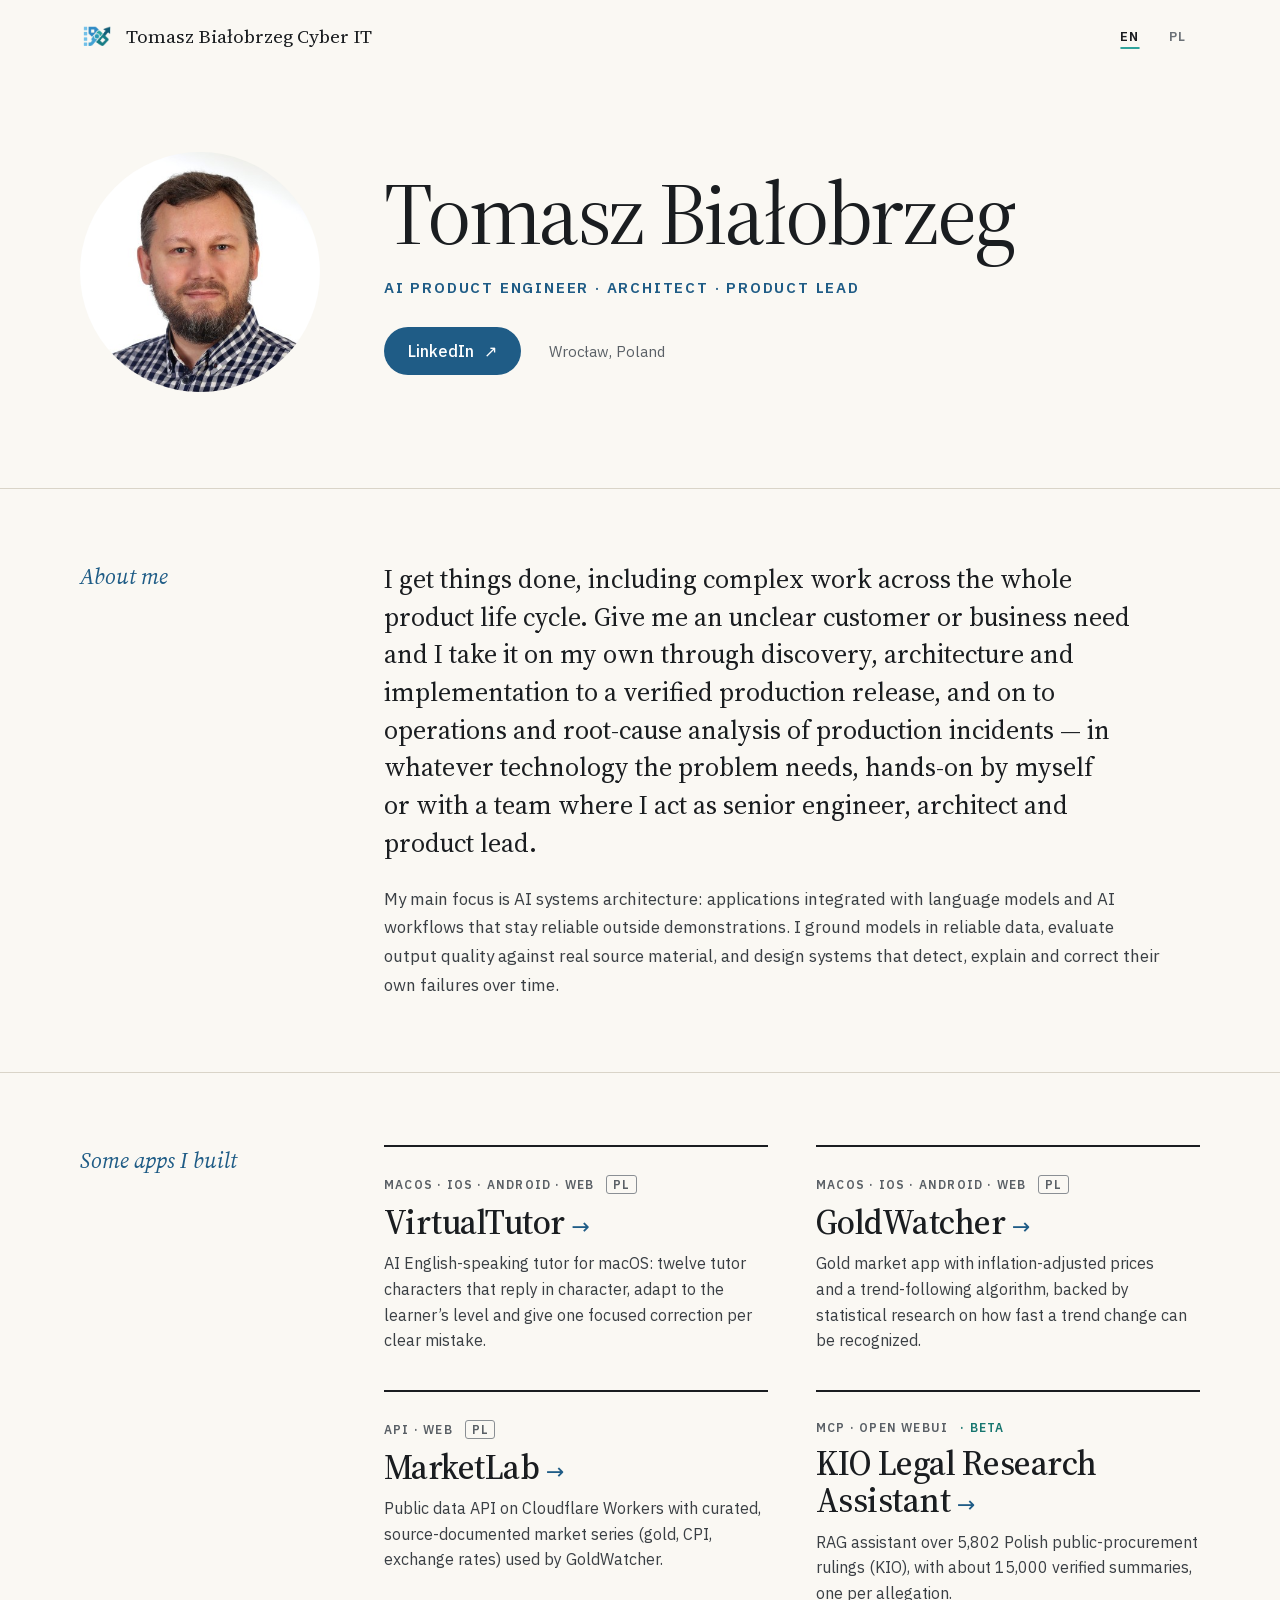
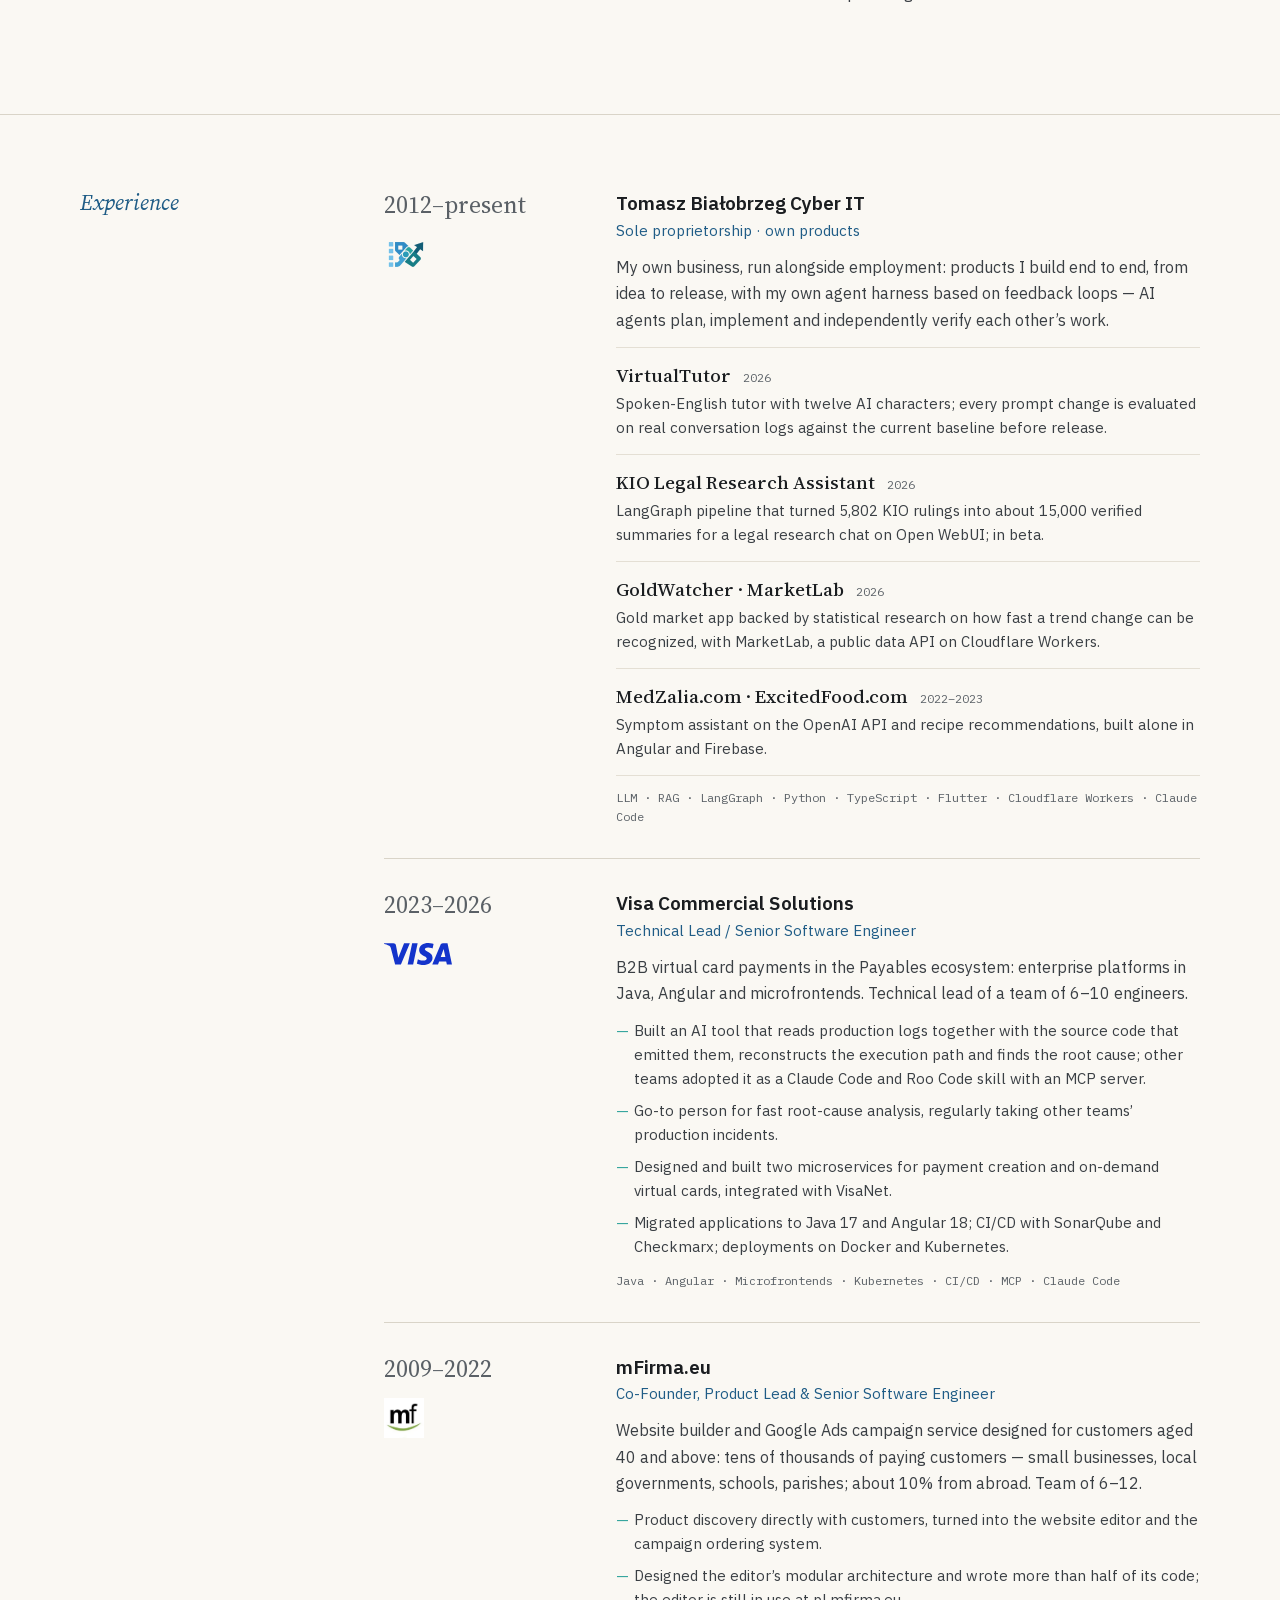
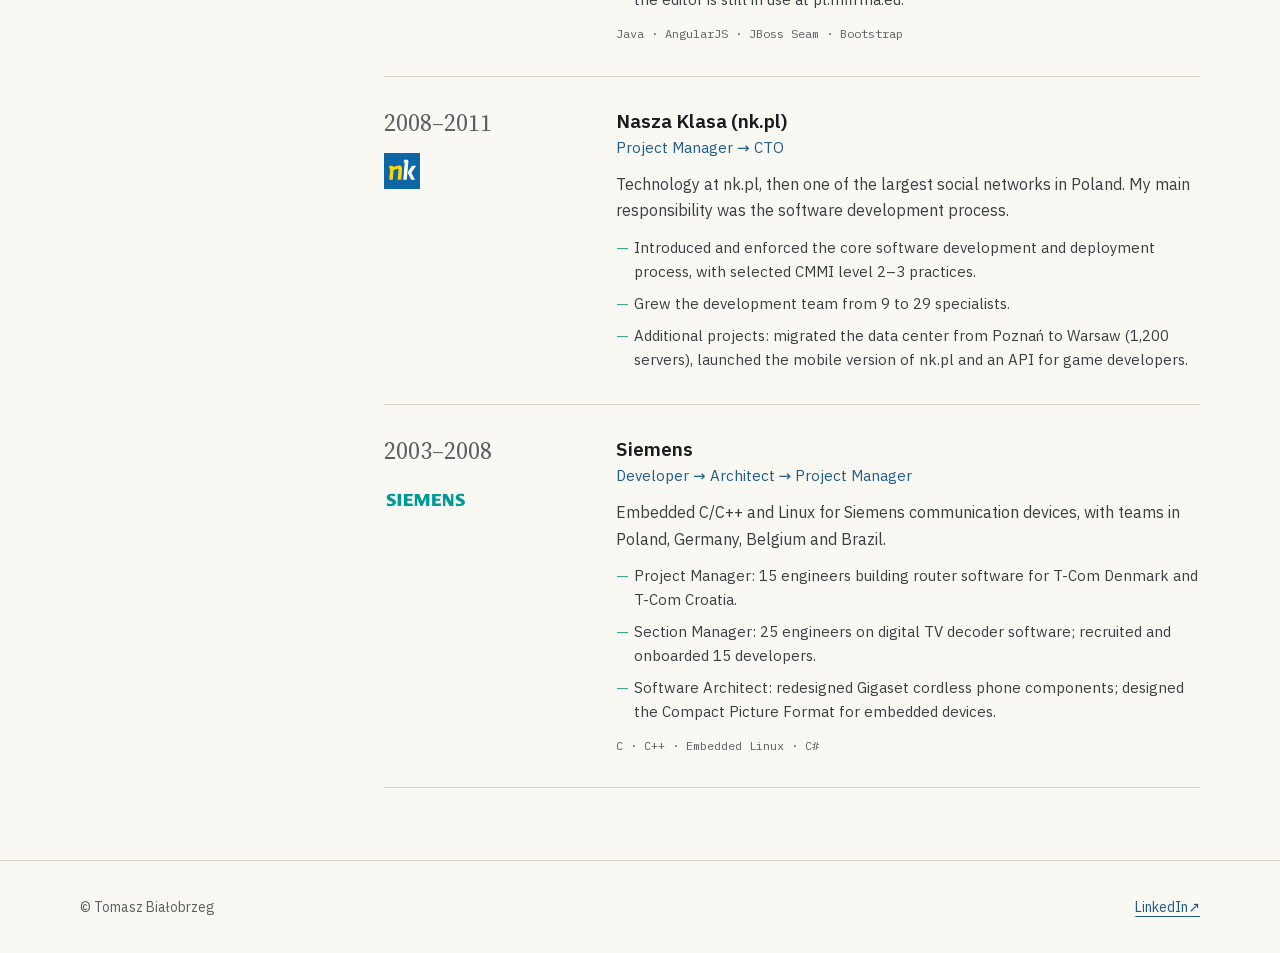
<file: index.html>
<!doctype html>
<html lang="en">
<head>
<meta charset="utf-8">
<meta name="viewport" content="width=device-width, initial-scale=1">
<title>Tomasz Białobrzeg — AI Product Engineer · Architect · Product Lead</title>
<meta name="description" content="AI Product Engineer from Wrocław, Poland. I build applications integrated with language models and AI workflows that stay reliable outside demonstrations.">
<link rel="canonical" href="https://bialobrzeg.pl/">
<link rel="alternate" hreflang="en" href="https://bialobrzeg.pl/">
<link rel="alternate" hreflang="pl" href="https://bialobrzeg.pl/pl/">
<link rel="alternate" hreflang="x-default" href="https://bialobrzeg.pl/">
<meta property="og:title" content="Tomasz Białobrzeg — AI Product Engineer · Architect · Product Lead">
<meta property="og:description" content="AI Product Engineer from Wrocław, Poland. I build applications integrated with language models and AI workflows that stay reliable outside demonstrations.">
<meta property="og:url" content="https://bialobrzeg.pl/">
<meta property="og:type" content="profile">
<meta property="og:image" content="https://bialobrzeg.pl/assets/tomasz-400.jpg">
<meta property="og:image:width" content="400">
<meta property="og:image:height" content="400">
<meta property="og:image:alt" content="Portrait of Tomasz Białobrzeg">
<meta property="og:locale" content="en_US">
<meta property="og:locale:alternate" content="pl_PL">
<meta property="og:site_name" content="Tomasz Białobrzeg">
<meta name="twitter:card" content="summary">
<meta name="twitter:title" content="Tomasz Białobrzeg — AI Product Engineer · Architect · Product Lead">
<meta name="twitter:description" content="AI Product Engineer from Wrocław, Poland. I build applications integrated with language models and AI workflows that stay reliable outside demonstrations.">
<meta name="twitter:image" content="https://bialobrzeg.pl/assets/tomasz-400.jpg">
<meta name="twitter:image:alt" content="Portrait of Tomasz Białobrzeg">
<link rel="icon" type="image/png" href="/assets/favicon.png">
<link rel="stylesheet" href="/assets/site.css">
<script type="application/ld+json">{"@context":"https://schema.org","@graph":[{"@type":"ProfilePage","@id":"https://bialobrzeg.pl/#page","url":"https://bialobrzeg.pl/","name":"Tomasz Białobrzeg — AI Product Engineer · Architect · Product Lead","inLanguage":"en","mainEntity":{"@id":"https://bialobrzeg.pl/#person"}},{"@type":"Person","@id":"https://bialobrzeg.pl/#person","name":"Tomasz Białobrzeg","jobTitle":"AI Product Engineer · Architect · Product Lead","description":"AI Product Engineer from Wrocław, Poland. I build applications integrated with language models and AI workflows that stay reliable outside demonstrations.","image":"https://bialobrzeg.pl/assets/tomasz-400.jpg","url":"https://bialobrzeg.pl/","address":"Wrocław, Poland","sameAs":["https://www.linkedin.com/in/bialobrzeg"],"worksFor":{"@type":"Organization","name":"Tomasz Białobrzeg Cyber IT"}},{"@type":"SoftwareApplication","name":"VirtualTutor","description":"AI English-speaking tutor for macOS: twelve tutor characters that reply in character, adapt to the learner’s level and give one focused correction per clear mistake.","url":"https://bialobrzeg.pl/virtualtutor/","operatingSystem":"macOS · iOS · Android · Web","author":{"@id":"https://bialobrzeg.pl/#person"}},{"@type":"SoftwareApplication","name":"GoldWatcher","description":"Gold market app with inflation-adjusted prices and a trend-following algorithm, backed by statistical research on how fast a trend change can be recognized.","url":"https://bialobrzeg.pl/goldwatcher/","operatingSystem":"macOS · iOS · Android · Web","author":{"@id":"https://bialobrzeg.pl/#person"}},{"@type":"SoftwareApplication","name":"MarketLab","description":"Public data API on Cloudflare Workers with curated, source-documented market series (gold, CPI, exchange rates) used by GoldWatcher.","url":"https://bialobrzeg.pl/marketlab/","operatingSystem":"API · Web","author":{"@id":"https://bialobrzeg.pl/#person"}},{"@type":"SoftwareApplication","name":"KIO Legal Research Assistant","description":"RAG assistant over 5,802 Polish public-procurement rulings (KIO), with about 15,000 verified summaries, one per allegation.","url":"https://bialobrzeg.pl/kio/","operatingSystem":"MCP · Open WebUI","author":{"@id":"https://bialobrzeg.pl/#person"}}]}</script>
</head>
<body>
<div class="frame"><div class="column"><header class="top gutter"><span class="brand"><img src="/assets/logos/cyber-it.png" alt="" width="34" height="28"><span>Tomasz Białobrzeg Cyber IT</span></span><nav class="langs"><a href="/" lang="en" hreflang="en" aria-current="page">EN</a><a href="/pl/" lang="pl" hreflang="pl">PL</a></nav></header><main><section class="hero gutter"><img src="/assets/tomasz-400.jpg" alt="Portrait of Tomasz Białobrzeg" width="240" height="240"><div class="hero-text"><h1 class="name">Tomasz Białobrzeg</h1><p class="headline"><span class="part">AI Product Engineer</span><span class="sep"> · </span><span class="part">Architect</span><span class="sep"> · </span><span class="part">Product Lead</span></p><div class="hero-actions"><a class="button" href="https://www.linkedin.com/in/bialobrzeg" target="_blank" rel="noopener">LinkedIn<span aria-hidden="true">↗</span><span class="visually-hidden"> (opens in a new tab)</span></a><span class="place">Wrocław, Poland</span></div></div></section><section class="block gutter" aria-labelledby="h-about"><h2 class="block-title" id="h-about">About me</h2><div class="about"><p class="lede">I get things done, including complex work across the whole product life cycle. Give me an unclear customer or business need and I take it on my own through discovery, architecture and implementation to a verified production release, and on to operations and root-cause analysis of production incidents — in whatever technology the problem needs, hands-on by myself or with a team where I act as senior engineer, architect and product lead.</p><p class="para">My main focus is AI systems architecture: applications integrated with language models and AI workflows that stay reliable outside demonstrations. I ground models in reliable data, evaluate output quality against real source material, and design systems that detect, explain and correct their own failures over time.</p></div></section><section class="block gutter" aria-labelledby="h-apps"><h2 class="block-title" id="h-apps">Some apps I built</h2><div class="apps"><a class="app" href="/virtualtutor/"><span class="app-meta"><span>macOS · iOS · Android · Web</span><span class="app-lang" lang="pl">PL</span></span><h3 class="app-name">VirtualTutor <span class="app-arrow" aria-hidden="true">→</span></h3><p class="app-text">AI English-speaking tutor for macOS: twelve tutor characters that reply in character, adapt to the learner’s level and give one focused correction per clear mistake.</p></a><a class="app" href="/goldwatcher/"><span class="app-meta"><span>macOS · iOS · Android · Web</span><span class="app-lang" lang="pl">PL</span></span><h3 class="app-name">GoldWatcher <span class="app-arrow" aria-hidden="true">→</span></h3><p class="app-text">Gold market app with inflation-adjusted prices and a trend-following algorithm, backed by statistical research on how fast a trend change can be recognized.</p></a><a class="app" href="/marketlab/"><span class="app-meta"><span>API · Web</span><span class="app-lang" lang="pl">PL</span></span><h3 class="app-name">MarketLab <span class="app-arrow" aria-hidden="true">→</span></h3><p class="app-text">Public data API on Cloudflare Workers with curated, source-documented market series (gold, CPI, exchange rates) used by GoldWatcher.</p></a><a class="app" href="/kio/"><span class="app-meta"><span>MCP · Open WebUI</span><span class="app-status">· Beta</span></span><h3 class="app-name">KIO Legal Research Assistant <span class="app-arrow" aria-hidden="true">→</span></h3><p class="app-text">RAG assistant over 5,802 Polish public-procurement rulings (KIO), with about 15,000 verified summaries, one per allegation.</p></a></div></section><section class="block gutter" aria-labelledby="h-exp"><h2 class="block-title" id="h-exp">Experience</h2><div class="jobs"><article class="job"><div class="job-side"><span class="job-years">2012–present</span><span class="job-logo"><img src="/assets/logos/cyber-it.png" alt="" style="height:36px"></span></div><div class="job-main"><h3 class="job-company">Tomasz Białobrzeg Cyber IT</h3><p class="job-role">Sole proprietorship · own products</p><p class="job-intro">My own business, run alongside employment: products I build end to end, from idea to release, with my own agent harness based on feedback loops — AI agents plan, implement and independently verify each other’s work.</p><ul class="projects"><li><div class="project-head"><h4 class="project-name">VirtualTutor</h4><span class="project-years">2026</span></div><p class="project-text">Spoken-English tutor with twelve AI characters; every prompt change is evaluated on real conversation logs against the current baseline before release.</p></li><li><div class="project-head"><h4 class="project-name">KIO Legal Research Assistant</h4><span class="project-years">2026</span></div><p class="project-text">LangGraph pipeline that turned 5,802 KIO rulings into about 15,000 verified summaries for a legal research chat on Open WebUI; in beta.</p></li><li><div class="project-head"><h4 class="project-name">GoldWatcher · MarketLab</h4><span class="project-years">2026</span></div><p class="project-text">Gold market app backed by statistical research on how fast a trend change can be recognized, with MarketLab, a public data API on Cloudflare Workers.</p></li><li><div class="project-head"><h4 class="project-name">MedZalia.com · ExcitedFood.com</h4><span class="project-years">2022–2023</span></div><p class="project-text">Symptom assistant on the OpenAI API and recipe recommendations, built alone in Angular and Firebase.</p></li></ul><p class="tech">LLM · RAG · LangGraph · Python · TypeScript · Flutter · Cloudflare Workers · Claude Code</p></div></article><article class="job"><div class="job-side"><span class="job-years">2023–2026</span><span class="job-logo"><img src="/assets/logos/visa.svg" alt="" style="height:22px"></span></div><div class="job-main"><h3 class="job-company">Visa Commercial Solutions</h3><p class="job-role">Technical Lead / Senior Software Engineer</p><p class="job-intro">B2B virtual card payments in the Payables ecosystem: enterprise platforms in Java, Angular and microfrontends. Technical lead of a team of 6–10 engineers.</p><ul class="job-points"><li><span>Built an AI tool that reads production logs together with the source code that emitted them, reconstructs the execution path and finds the root cause; other teams adopted it as a Claude Code and Roo Code skill with an MCP server.</span></li><li><span>Go-to person for fast root-cause analysis, regularly taking other teams’ production incidents.</span></li><li><span>Designed and built two microservices for payment creation and on-demand virtual cards, integrated with VisaNet.</span></li><li><span>Migrated applications to Java 17 and Angular 18; CI/CD with SonarQube and Checkmarx; deployments on Docker and Kubernetes.</span></li></ul><p class="tech">Java · Angular · Microfrontends · Kubernetes · CI/CD · MCP · Claude Code</p></div></article><article class="job"><div class="job-side"><span class="job-years">2009–2022</span><span class="job-logo"><img src="/assets/logos/mfirma.jpg" alt="" style="height:40px"></span></div><div class="job-main"><h3 class="job-company">mFirma.eu</h3><p class="job-role">Co-Founder, Product Lead &amp; Senior Software Engineer</p><p class="job-intro">Website builder and Google Ads campaign service designed for customers aged 40 and above: tens of thousands of paying customers — small businesses, local governments, schools, parishes; about 10% from abroad. Team of 6–12.</p><ul class="job-points"><li><span>Product discovery directly with customers, turned into the website editor and the campaign ordering system.</span></li><li><span>Designed the editor’s modular architecture and wrote more than half of its code; the editor is still in use at pl.mfirma.eu.</span></li></ul><p class="tech">Java · AngularJS · JBoss Seam · Bootstrap</p></div></article><article class="job"><div class="job-side"><span class="job-years">2008–2011</span><span class="job-logo"><img src="/assets/logos/nk.svg" alt="" style="height:36px"></span></div><div class="job-main"><h3 class="job-company">Nasza Klasa (nk.pl)</h3><p class="job-role">Project Manager → CTO</p><p class="job-intro">Technology at nk.pl, then one of the largest social networks in Poland. My main responsibility was the software development process.</p><ul class="job-points"><li><span>Introduced and enforced the core software development and deployment process, with selected CMMI level 2–3 practices.</span></li><li><span>Grew the development team from 9 to 29 specialists.</span></li><li><span>Additional projects: migrated the data center from Poznań to Warsaw (1,200 servers), launched the mobile version of nk.pl and an API for game developers.</span></li></ul></div></article><article class="job"><div class="job-side"><span class="job-years">2003–2008</span><span class="job-logo"><img src="/assets/logos/siemens.svg" alt="" style="height:20px"></span></div><div class="job-main"><h3 class="job-company">Siemens</h3><p class="job-role">Developer → Architect → Project Manager</p><p class="job-intro">Embedded C/C++ and Linux for Siemens communication devices, with teams in Poland, Germany, Belgium and Brazil.</p><ul class="job-points"><li><span>Project Manager: 15 engineers building router software for T-Com Denmark and T-Com Croatia.</span></li><li><span>Section Manager: 25 engineers on digital TV decoder software; recruited and onboarded 15 developers.</span></li><li><span>Software Architect: redesigned Gigaset cordless phone components; designed the Compact Picture Format for embedded devices.</span></li></ul><p class="tech">C · C++ · Embedded Linux · C#</p></div></article></div></section></main><footer class="bottom gutter"><p>© Tomasz Białobrzeg</p><a class="textlink" href="https://www.linkedin.com/in/bialobrzeg" target="_blank" rel="noopener">LinkedIn <span aria-hidden="true">↗</span><span class="visually-hidden"> (opens in a new tab)</span></a></footer></div></div>
</body>
</html>
</file>
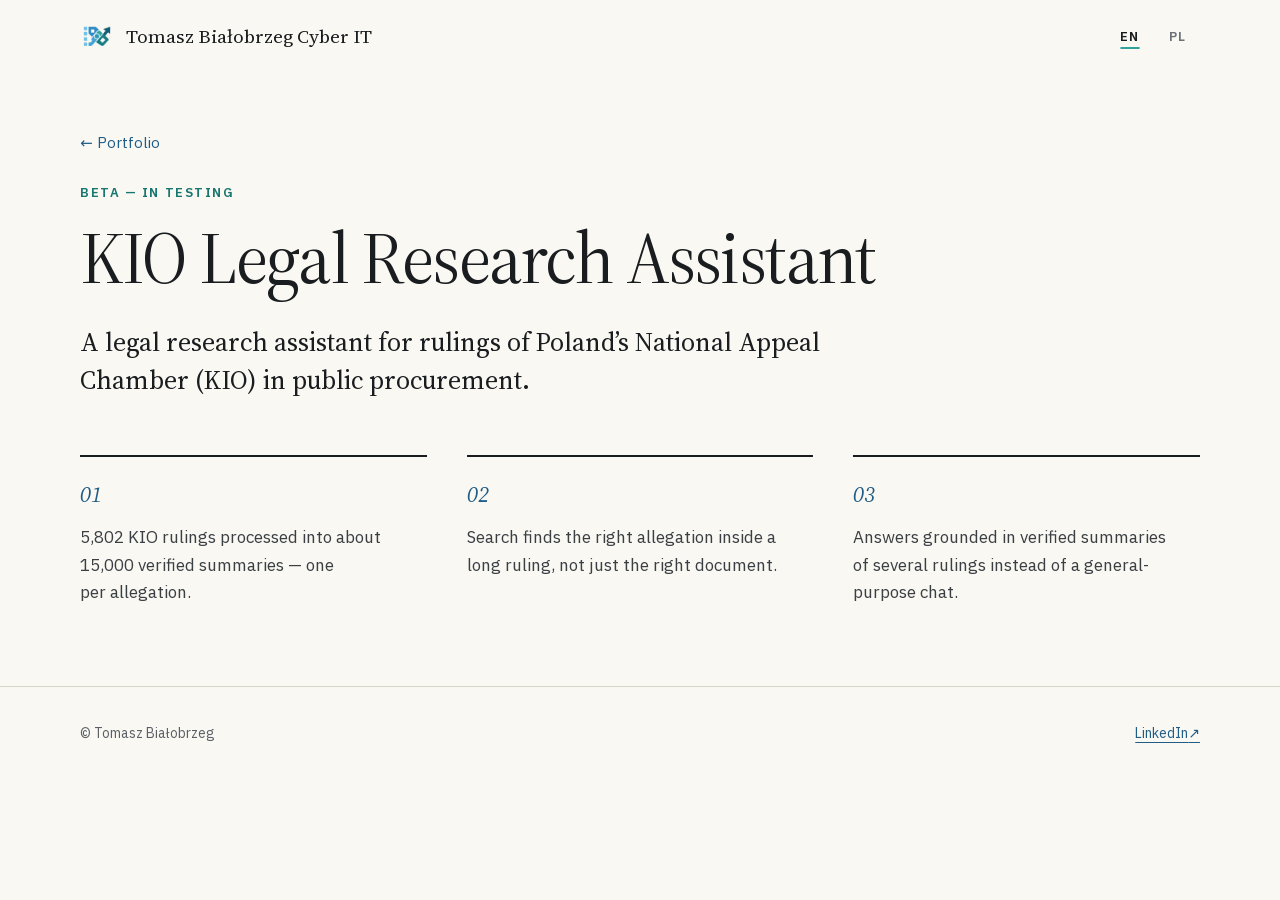
<file: kio/index.html>
<!doctype html>
<html lang="en">
<head>
<meta charset="utf-8">
<meta name="viewport" content="width=device-width, initial-scale=1">
<title>KIO Legal Research Assistant — Tomasz Białobrzeg</title>
<meta name="description" content="A legal research assistant for rulings of Poland’s National Appeal Chamber (KIO) in public procurement.">
<link rel="canonical" href="https://bialobrzeg.pl/kio/">
<link rel="alternate" hreflang="en" href="https://bialobrzeg.pl/kio/">
<link rel="alternate" hreflang="pl" href="https://bialobrzeg.pl/pl/kio/">
<link rel="alternate" hreflang="x-default" href="https://bialobrzeg.pl/kio/">
<meta property="og:title" content="KIO Legal Research Assistant — Tomasz Białobrzeg">
<meta property="og:description" content="A legal research assistant for rulings of Poland’s National Appeal Chamber (KIO) in public procurement.">
<meta property="og:url" content="https://bialobrzeg.pl/kio/">
<meta property="og:type" content="website">
<meta property="og:image" content="https://bialobrzeg.pl/assets/tomasz-400.jpg">
<meta property="og:image:width" content="400">
<meta property="og:image:height" content="400">
<meta property="og:image:alt" content="Portrait of Tomasz Białobrzeg">
<meta property="og:locale" content="en_US">
<meta property="og:locale:alternate" content="pl_PL">
<meta property="og:site_name" content="Tomasz Białobrzeg">
<meta name="twitter:card" content="summary">
<meta name="twitter:title" content="KIO Legal Research Assistant — Tomasz Białobrzeg">
<meta name="twitter:description" content="A legal research assistant for rulings of Poland’s National Appeal Chamber (KIO) in public procurement.">
<meta name="twitter:image" content="https://bialobrzeg.pl/assets/tomasz-400.jpg">
<meta name="twitter:image:alt" content="Portrait of Tomasz Białobrzeg">
<link rel="icon" type="image/png" href="/assets/favicon.png">
<link rel="stylesheet" href="/assets/site.css">
<script type="application/ld+json">{"@context":"https://schema.org","@graph":[{"@type":"SoftwareApplication","name":"KIO Legal Research Assistant","description":"A legal research assistant for rulings of Poland’s National Appeal Chamber (KIO) in public procurement.","url":"https://bialobrzeg.pl/kio/","operatingSystem":"MCP · Open WebUI","inLanguage":"en","author":{"@type":"Person","name":"Tomasz Białobrzeg","url":"https://bialobrzeg.pl/"}},{"@type":"BreadcrumbList","itemListElement":[{"@type":"ListItem","position":1,"name":"Tomasz Białobrzeg","item":"https://bialobrzeg.pl/"},{"@type":"ListItem","position":2,"name":"KIO Legal Research Assistant","item":"https://bialobrzeg.pl/kio/"}]}]}</script>
</head>
<body>
<div class="frame"><div class="column"><header class="top gutter"><span class="brand"><img src="/assets/logos/cyber-it.png" alt="" width="34" height="28"><span>Tomasz Białobrzeg Cyber IT</span></span><nav class="langs"><a href="/kio/" lang="en" hreflang="en" aria-current="page">EN</a><a href="/pl/kio/" lang="pl" hreflang="pl">PL</a></nav></header><main class="landing gutter"><div class="landing-head"><a class="back" href="/">← Portfolio</a><p class="landing-status">Beta — in testing</p><h1 class="landing-title">KIO Legal Research Assistant</h1><p class="landing-lead">A legal research assistant for rulings of Poland’s National Appeal Chamber (KIO) in public procurement.</p></div><ol class="points"><li>5,802 KIO rulings processed into about 15,000 verified summaries — one per allegation.</li><li>Search finds the right allegation inside a long ruling, not just the right document.</li><li>Answers grounded in verified summaries of several rulings instead of a general-purpose chat.</li></ol></main><footer class="bottom gutter"><p>© Tomasz Białobrzeg</p><a class="textlink" href="https://www.linkedin.com/in/bialobrzeg" target="_blank" rel="noopener">LinkedIn <span aria-hidden="true">↗</span><span class="visually-hidden"> (opens in a new tab)</span></a></footer></div></div>
</body>
</html>
</file>
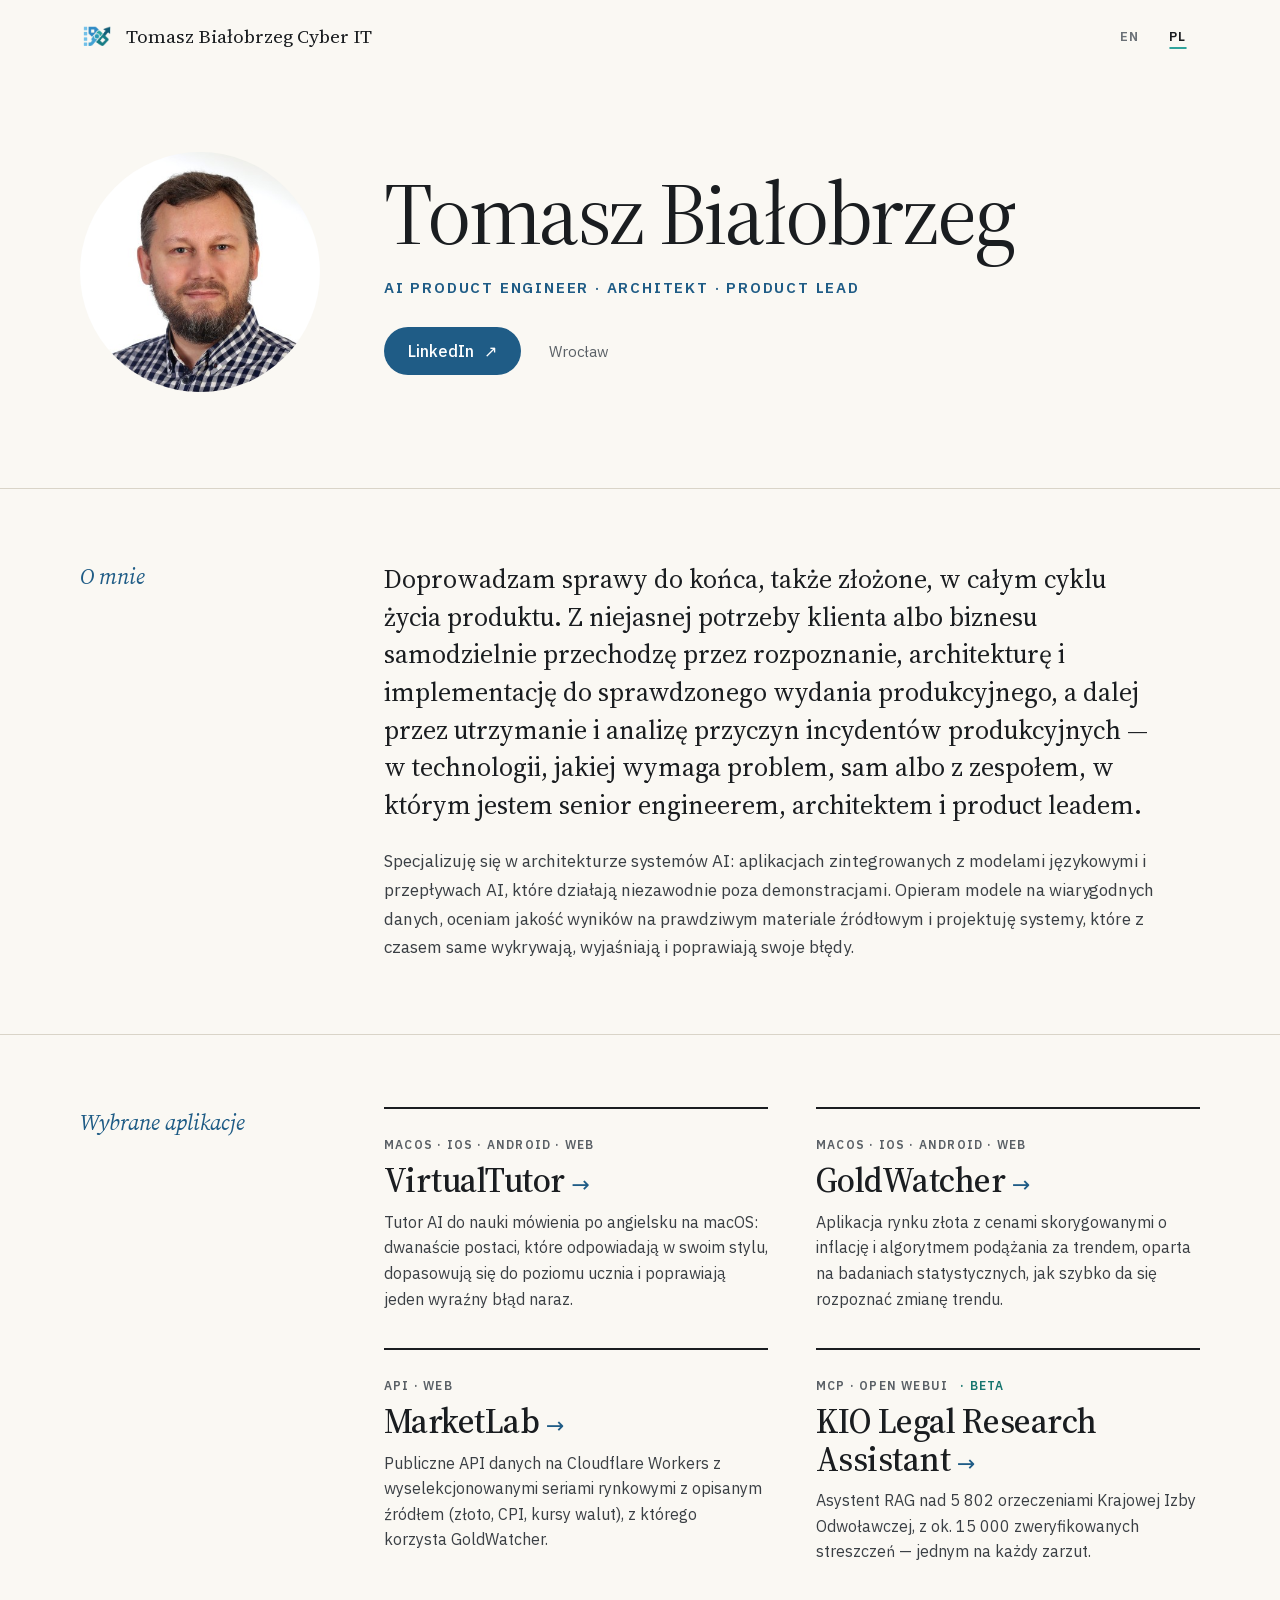
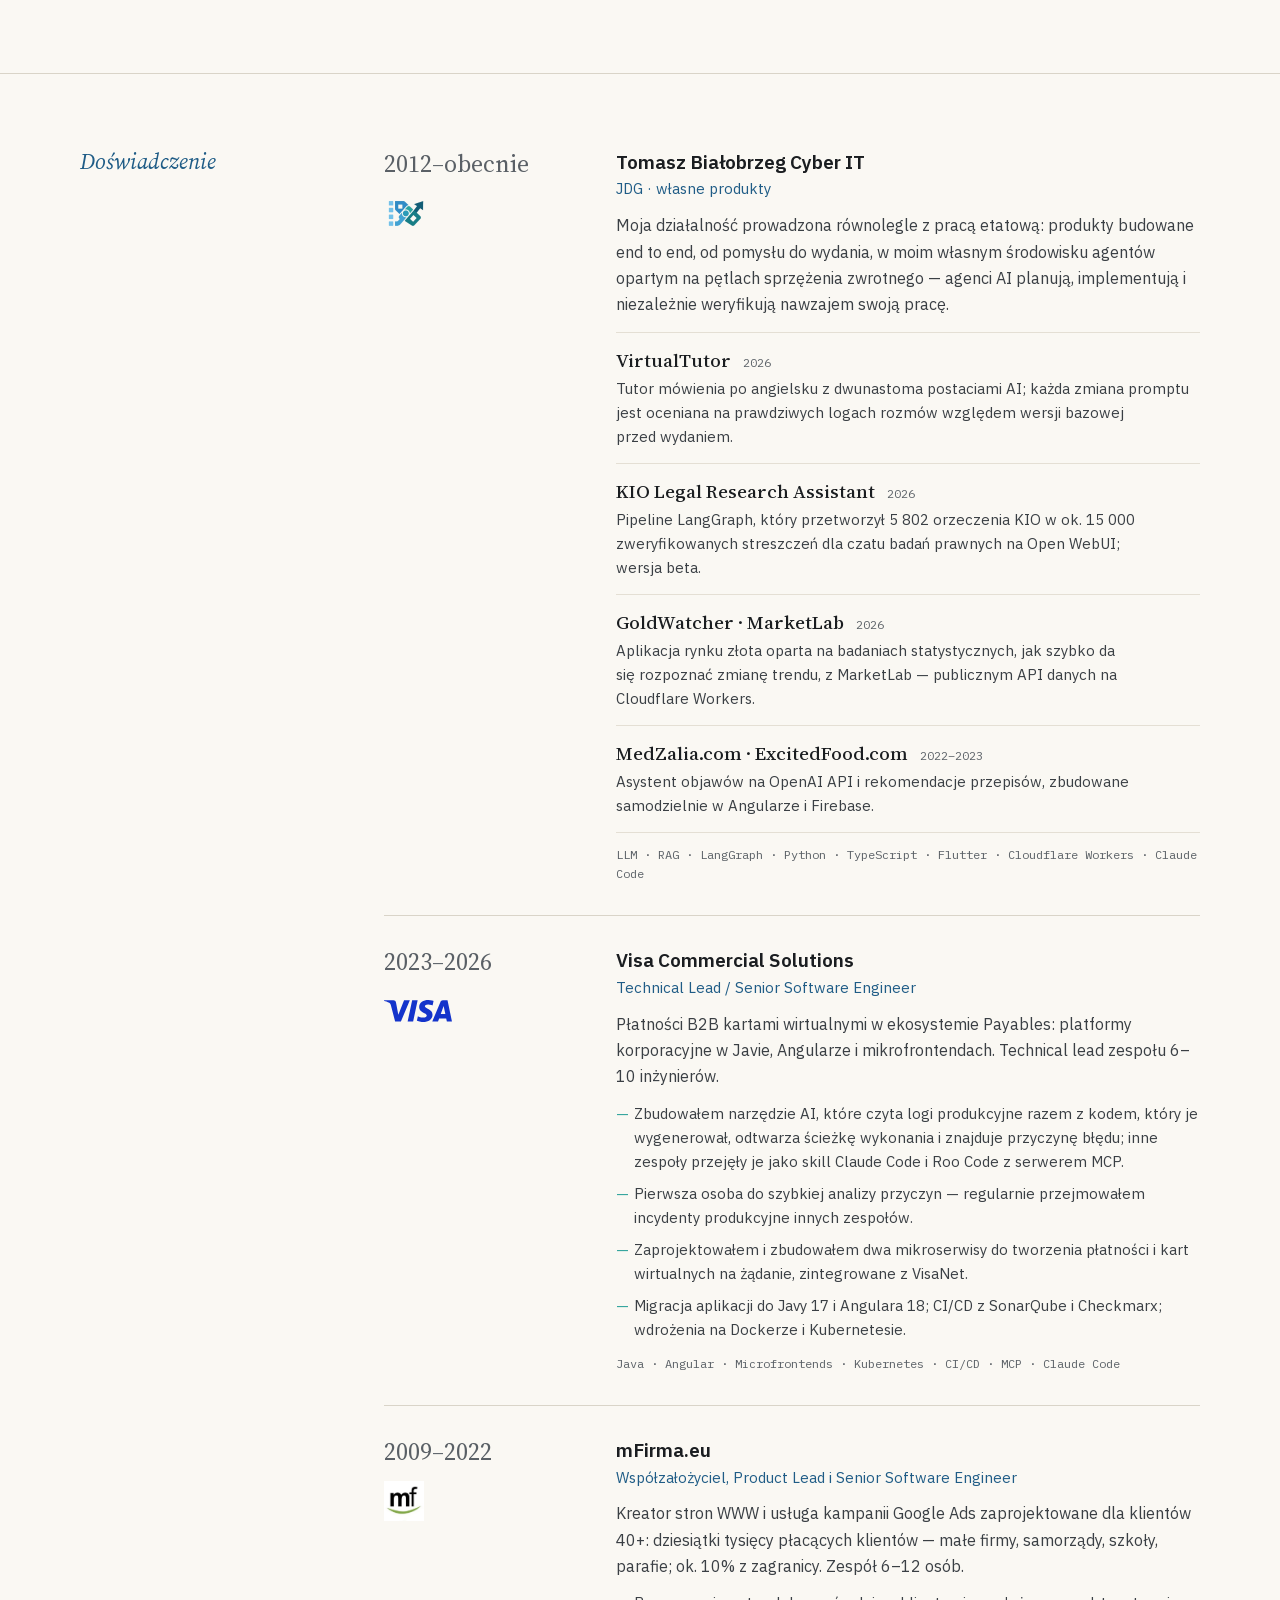
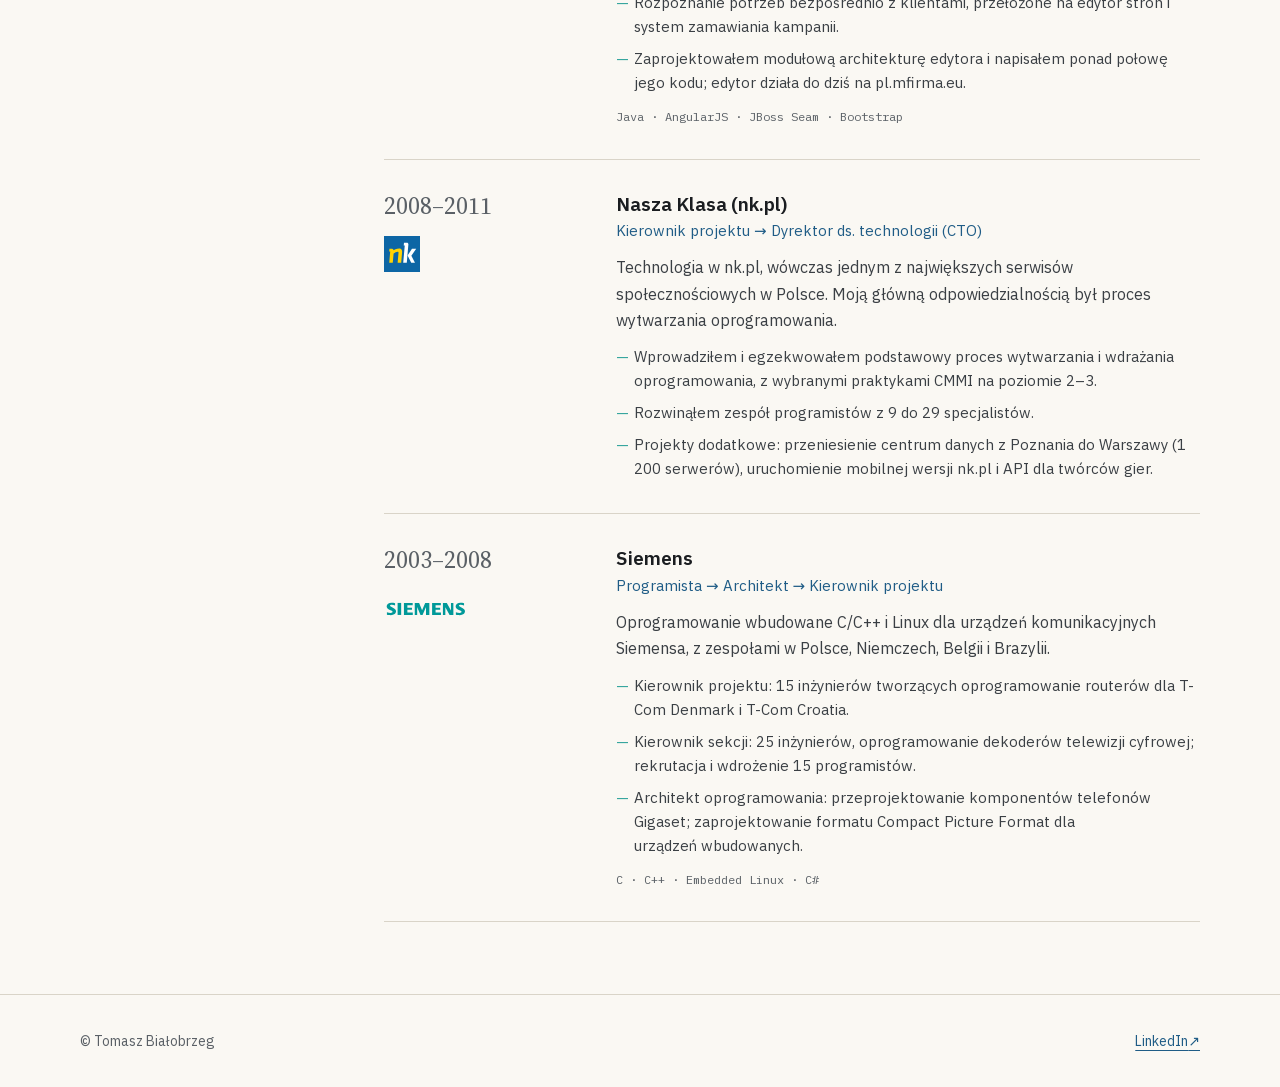
<file: pl/index.html>
<!doctype html>
<html lang="pl">
<head>
<meta charset="utf-8">
<meta name="viewport" content="width=device-width, initial-scale=1">
<title>Tomasz Białobrzeg — AI Product Engineer · Architekt · Product Lead</title>
<meta name="description" content="AI Product Engineer z Wrocławia. Buduję aplikacje zintegrowane z modelami językowymi i przepływy AI, które działają niezawodnie poza demonstracjami.">
<link rel="canonical" href="https://bialobrzeg.pl/pl/">
<link rel="alternate" hreflang="en" href="https://bialobrzeg.pl/">
<link rel="alternate" hreflang="pl" href="https://bialobrzeg.pl/pl/">
<link rel="alternate" hreflang="x-default" href="https://bialobrzeg.pl/">
<meta property="og:title" content="Tomasz Białobrzeg — AI Product Engineer · Architekt · Product Lead">
<meta property="og:description" content="AI Product Engineer z Wrocławia. Buduję aplikacje zintegrowane z modelami językowymi i przepływy AI, które działają niezawodnie poza demonstracjami.">
<meta property="og:url" content="https://bialobrzeg.pl/pl/">
<meta property="og:type" content="profile">
<meta property="og:image" content="https://bialobrzeg.pl/assets/tomasz-400.jpg">
<meta property="og:image:width" content="400">
<meta property="og:image:height" content="400">
<meta property="og:image:alt" content="Portret Tomasza Białobrzega">
<meta property="og:locale" content="pl_PL">
<meta property="og:locale:alternate" content="en_US">
<meta property="og:site_name" content="Tomasz Białobrzeg">
<meta name="twitter:card" content="summary">
<meta name="twitter:title" content="Tomasz Białobrzeg — AI Product Engineer · Architekt · Product Lead">
<meta name="twitter:description" content="AI Product Engineer z Wrocławia. Buduję aplikacje zintegrowane z modelami językowymi i przepływy AI, które działają niezawodnie poza demonstracjami.">
<meta name="twitter:image" content="https://bialobrzeg.pl/assets/tomasz-400.jpg">
<meta name="twitter:image:alt" content="Portret Tomasza Białobrzega">
<link rel="icon" type="image/png" href="/assets/favicon.png">
<link rel="stylesheet" href="/assets/site.css">
<script type="application/ld+json">{"@context":"https://schema.org","@graph":[{"@type":"ProfilePage","@id":"https://bialobrzeg.pl/pl/#page","url":"https://bialobrzeg.pl/pl/","name":"Tomasz Białobrzeg — AI Product Engineer · Architekt · Product Lead","inLanguage":"pl","mainEntity":{"@id":"https://bialobrzeg.pl/#person"}},{"@type":"Person","@id":"https://bialobrzeg.pl/#person","name":"Tomasz Białobrzeg","jobTitle":"AI Product Engineer · Architekt · Product Lead","description":"AI Product Engineer z Wrocławia. Buduję aplikacje zintegrowane z modelami językowymi i przepływy AI, które działają niezawodnie poza demonstracjami.","image":"https://bialobrzeg.pl/assets/tomasz-400.jpg","url":"https://bialobrzeg.pl/pl/","address":"Wrocław","sameAs":["https://www.linkedin.com/in/bialobrzeg"],"worksFor":{"@type":"Organization","name":"Tomasz Białobrzeg Cyber IT"}},{"@type":"SoftwareApplication","name":"VirtualTutor","description":"Tutor AI do nauki mówienia po angielsku na macOS: dwanaście postaci, które odpowiadają w swoim stylu, dopasowują się do poziomu ucznia i poprawiają jeden wyraźny błąd naraz.","url":"https://bialobrzeg.pl/virtualtutor/","operatingSystem":"macOS · iOS · Android · Web","author":{"@id":"https://bialobrzeg.pl/#person"}},{"@type":"SoftwareApplication","name":"GoldWatcher","description":"Aplikacja rynku złota z cenami skorygowanymi o inflację i algorytmem podążania za trendem, oparta na badaniach statystycznych, jak szybko da się rozpoznać zmianę trendu.","url":"https://bialobrzeg.pl/goldwatcher/","operatingSystem":"macOS · iOS · Android · Web","author":{"@id":"https://bialobrzeg.pl/#person"}},{"@type":"SoftwareApplication","name":"MarketLab","description":"Publiczne API danych na Cloudflare Workers z wyselekcjonowanymi seriami rynkowymi z opisanym źródłem (złoto, CPI, kursy walut), z którego korzysta GoldWatcher.","url":"https://bialobrzeg.pl/marketlab/","operatingSystem":"API · Web","author":{"@id":"https://bialobrzeg.pl/#person"}},{"@type":"SoftwareApplication","name":"KIO Legal Research Assistant","description":"Asystent RAG nad 5 802 orzeczeniami Krajowej Izby Odwoławczej, z ok. 15 000 zweryfikowanych streszczeń — jednym na każdy zarzut.","url":"https://bialobrzeg.pl/pl/kio/","operatingSystem":"MCP · Open WebUI","author":{"@id":"https://bialobrzeg.pl/#person"}}]}</script>
</head>
<body>
<div class="frame"><div class="column"><header class="top gutter"><span class="brand"><img src="/assets/logos/cyber-it.png" alt="" width="34" height="28"><span>Tomasz Białobrzeg Cyber IT</span></span><nav class="langs"><a href="/" lang="en" hreflang="en">EN</a><a href="/pl/" lang="pl" hreflang="pl" aria-current="page">PL</a></nav></header><main><section class="hero gutter"><img src="/assets/tomasz-400.jpg" alt="Portret Tomasza Białobrzega" width="240" height="240"><div class="hero-text"><h1 class="name">Tomasz Białobrzeg</h1><p class="headline"><span class="part">AI Product Engineer</span><span class="sep"> · </span><span class="part">Architekt</span><span class="sep"> · </span><span class="part">Product Lead</span></p><div class="hero-actions"><a class="button" href="https://www.linkedin.com/in/bialobrzeg" target="_blank" rel="noopener">LinkedIn<span aria-hidden="true">↗</span><span class="visually-hidden"> (otwiera się w nowej karcie)</span></a><span class="place">Wrocław</span></div></div></section><section class="block gutter" aria-labelledby="h-about"><h2 class="block-title" id="h-about">O mnie</h2><div class="about"><p class="lede">Doprowadzam sprawy do końca, także złożone, w całym cyklu życia produktu. Z niejasnej potrzeby klienta albo biznesu samodzielnie przechodzę przez rozpoznanie, architekturę i implementację do sprawdzonego wydania produkcyjnego, a dalej przez utrzymanie i analizę przyczyn incydentów produkcyjnych — w technologii, jakiej wymaga problem, sam albo z zespołem, w którym jestem senior engineerem, architektem i product leadem.</p><p class="para">Specjalizuję się w architekturze systemów AI: aplikacjach zintegrowanych z modelami językowymi i przepływach AI, które działają niezawodnie poza demonstracjami. Opieram modele na wiarygodnych danych, oceniam jakość wyników na prawdziwym materiale źródłowym i projektuję systemy, które z czasem same wykrywają, wyjaśniają i poprawiają swoje błędy.</p></div></section><section class="block gutter" aria-labelledby="h-apps"><h2 class="block-title" id="h-apps">Wybrane aplikacje</h2><div class="apps"><a class="app" href="/virtualtutor/"><span class="app-meta"><span>macOS · iOS · Android · Web</span></span><h3 class="app-name">VirtualTutor <span class="app-arrow" aria-hidden="true">→</span></h3><p class="app-text">Tutor AI do nauki mówienia po angielsku na macOS: dwanaście postaci, które odpowiadają w swoim stylu, dopasowują się do poziomu ucznia i poprawiają jeden wyraźny błąd naraz.</p></a><a class="app" href="/goldwatcher/"><span class="app-meta"><span>macOS · iOS · Android · Web</span></span><h3 class="app-name">GoldWatcher <span class="app-arrow" aria-hidden="true">→</span></h3><p class="app-text">Aplikacja rynku złota z cenami skorygowanymi o inflację i algorytmem podążania za trendem, oparta na badaniach statystycznych, jak szybko da się rozpoznać zmianę trendu.</p></a><a class="app" href="/marketlab/"><span class="app-meta"><span>API · Web</span></span><h3 class="app-name">MarketLab <span class="app-arrow" aria-hidden="true">→</span></h3><p class="app-text">Publiczne API danych na Cloudflare Workers z wyselekcjonowanymi seriami rynkowymi z opisanym źródłem (złoto, CPI, kursy walut), z którego korzysta GoldWatcher.</p></a><a class="app" href="/pl/kio/"><span class="app-meta"><span>MCP · Open WebUI</span><span class="app-status">· Beta</span></span><h3 class="app-name">KIO Legal Research Assistant <span class="app-arrow" aria-hidden="true">→</span></h3><p class="app-text">Asystent RAG nad 5 802 orzeczeniami Krajowej Izby Odwoławczej, z ok. 15 000 zweryfikowanych streszczeń — jednym na każdy zarzut.</p></a></div></section><section class="block gutter" aria-labelledby="h-exp"><h2 class="block-title" id="h-exp">Doświadczenie</h2><div class="jobs"><article class="job"><div class="job-side"><span class="job-years">2012–obecnie</span><span class="job-logo"><img src="/assets/logos/cyber-it.png" alt="" style="height:36px"></span></div><div class="job-main"><h3 class="job-company">Tomasz Białobrzeg Cyber IT</h3><p class="job-role">JDG · własne produkty</p><p class="job-intro">Moja działalność prowadzona równolegle z pracą etatową: produkty budowane end to end, od pomysłu do wydania, w moim własnym środowisku agentów opartym na pętlach sprzężenia zwrotnego — agenci AI planują, implementują i niezależnie weryfikują nawzajem swoją pracę.</p><ul class="projects"><li><div class="project-head"><h4 class="project-name">VirtualTutor</h4><span class="project-years">2026</span></div><p class="project-text">Tutor mówienia po angielsku z dwunastoma postaciami AI; każda zmiana promptu jest oceniana na prawdziwych logach rozmów względem wersji bazowej przed wydaniem.</p></li><li><div class="project-head"><h4 class="project-name">KIO Legal Research Assistant</h4><span class="project-years">2026</span></div><p class="project-text">Pipeline LangGraph, który przetworzył 5 802 orzeczenia KIO w ok. 15 000 zweryfikowanych streszczeń dla czatu badań prawnych na Open WebUI; wersja beta.</p></li><li><div class="project-head"><h4 class="project-name">GoldWatcher · MarketLab</h4><span class="project-years">2026</span></div><p class="project-text">Aplikacja rynku złota oparta na badaniach statystycznych, jak szybko da się rozpoznać zmianę trendu, z MarketLab — publicznym API danych na Cloudflare Workers.</p></li><li><div class="project-head"><h4 class="project-name">MedZalia.com · ExcitedFood.com</h4><span class="project-years">2022–2023</span></div><p class="project-text">Asystent objawów na OpenAI API i rekomendacje przepisów, zbudowane samodzielnie w Angularze i Firebase.</p></li></ul><p class="tech">LLM · RAG · LangGraph · Python · TypeScript · Flutter · Cloudflare Workers · Claude Code</p></div></article><article class="job"><div class="job-side"><span class="job-years">2023–2026</span><span class="job-logo"><img src="/assets/logos/visa.svg" alt="" style="height:22px"></span></div><div class="job-main"><h3 class="job-company">Visa Commercial Solutions</h3><p class="job-role">Technical Lead / Senior Software Engineer</p><p class="job-intro">Płatności B2B kartami wirtualnymi w ekosystemie Payables: platformy korporacyjne w Javie, Angularze i mikrofrontendach. Technical lead zespołu 6–10 inżynierów.</p><ul class="job-points"><li><span>Zbudowałem narzędzie AI, które czyta logi produkcyjne razem z kodem, który je wygenerował, odtwarza ścieżkę wykonania i znajduje przyczynę błędu; inne zespoły przejęły je jako skill Claude Code i Roo Code z serwerem MCP.</span></li><li><span>Pierwsza osoba do szybkiej analizy przyczyn — regularnie przejmowałem incydenty produkcyjne innych zespołów.</span></li><li><span>Zaprojektowałem i zbudowałem dwa mikroserwisy do tworzenia płatności i kart wirtualnych na żądanie, zintegrowane z VisaNet.</span></li><li><span>Migracja aplikacji do Javy 17 i Angulara 18; CI/CD z SonarQube i Checkmarx; wdrożenia na Dockerze i Kubernetesie.</span></li></ul><p class="tech">Java · Angular · Microfrontends · Kubernetes · CI/CD · MCP · Claude Code</p></div></article><article class="job"><div class="job-side"><span class="job-years">2009–2022</span><span class="job-logo"><img src="/assets/logos/mfirma.jpg" alt="" style="height:40px"></span></div><div class="job-main"><h3 class="job-company">mFirma.eu</h3><p class="job-role">Współzałożyciel, Product Lead i Senior Software Engineer</p><p class="job-intro">Kreator stron WWW i usługa kampanii Google Ads zaprojektowane dla klientów 40+: dziesiątki tysięcy płacących klientów — małe firmy, samorządy, szkoły, parafie; ok. 10% z zagranicy. Zespół 6–12 osób.</p><ul class="job-points"><li><span>Rozpoznanie potrzeb bezpośrednio z klientami, przełożone na edytor stron i system zamawiania kampanii.</span></li><li><span>Zaprojektowałem modułową architekturę edytora i napisałem ponad połowę jego kodu; edytor działa do dziś na pl.mfirma.eu.</span></li></ul><p class="tech">Java · AngularJS · JBoss Seam · Bootstrap</p></div></article><article class="job"><div class="job-side"><span class="job-years">2008–2011</span><span class="job-logo"><img src="/assets/logos/nk.svg" alt="" style="height:36px"></span></div><div class="job-main"><h3 class="job-company">Nasza Klasa (nk.pl)</h3><p class="job-role">Kierownik projektu → Dyrektor ds. technologii (CTO)</p><p class="job-intro">Technologia w nk.pl, wówczas jednym z największych serwisów społecznościowych w Polsce. Moją główną odpowiedzialnością był proces wytwarzania oprogramowania.</p><ul class="job-points"><li><span>Wprowadziłem i egzekwowałem podstawowy proces wytwarzania i wdrażania oprogramowania, z wybranymi praktykami CMMI na poziomie 2–3.</span></li><li><span>Rozwinąłem zespół programistów z 9 do 29 specjalistów.</span></li><li><span>Projekty dodatkowe: przeniesienie centrum danych z Poznania do Warszawy (1 200 serwerów), uruchomienie mobilnej wersji nk.pl i API dla twórców gier.</span></li></ul></div></article><article class="job"><div class="job-side"><span class="job-years">2003–2008</span><span class="job-logo"><img src="/assets/logos/siemens.svg" alt="" style="height:20px"></span></div><div class="job-main"><h3 class="job-company">Siemens</h3><p class="job-role">Programista → Architekt → Kierownik projektu</p><p class="job-intro">Oprogramowanie wbudowane C/C++ i Linux dla urządzeń komunikacyjnych Siemensa, z zespołami w Polsce, Niemczech, Belgii i Brazylii.</p><ul class="job-points"><li><span>Kierownik projektu: 15 inżynierów tworzących oprogramowanie routerów dla T-Com Denmark i T-Com Croatia.</span></li><li><span>Kierownik sekcji: 25 inżynierów, oprogramowanie dekoderów telewizji cyfrowej; rekrutacja i wdrożenie 15 programistów.</span></li><li><span>Architekt oprogramowania: przeprojektowanie komponentów telefonów Gigaset; zaprojektowanie formatu Compact Picture Format dla urządzeń wbudowanych.</span></li></ul><p class="tech">C · C++ · Embedded Linux · C#</p></div></article></div></section></main><footer class="bottom gutter"><p>© Tomasz Białobrzeg</p><a class="textlink" href="https://www.linkedin.com/in/bialobrzeg" target="_blank" rel="noopener">LinkedIn <span aria-hidden="true">↗</span><span class="visually-hidden"> (otwiera się w nowej karcie)</span></a></footer></div></div>
</body>
</html>
</file>
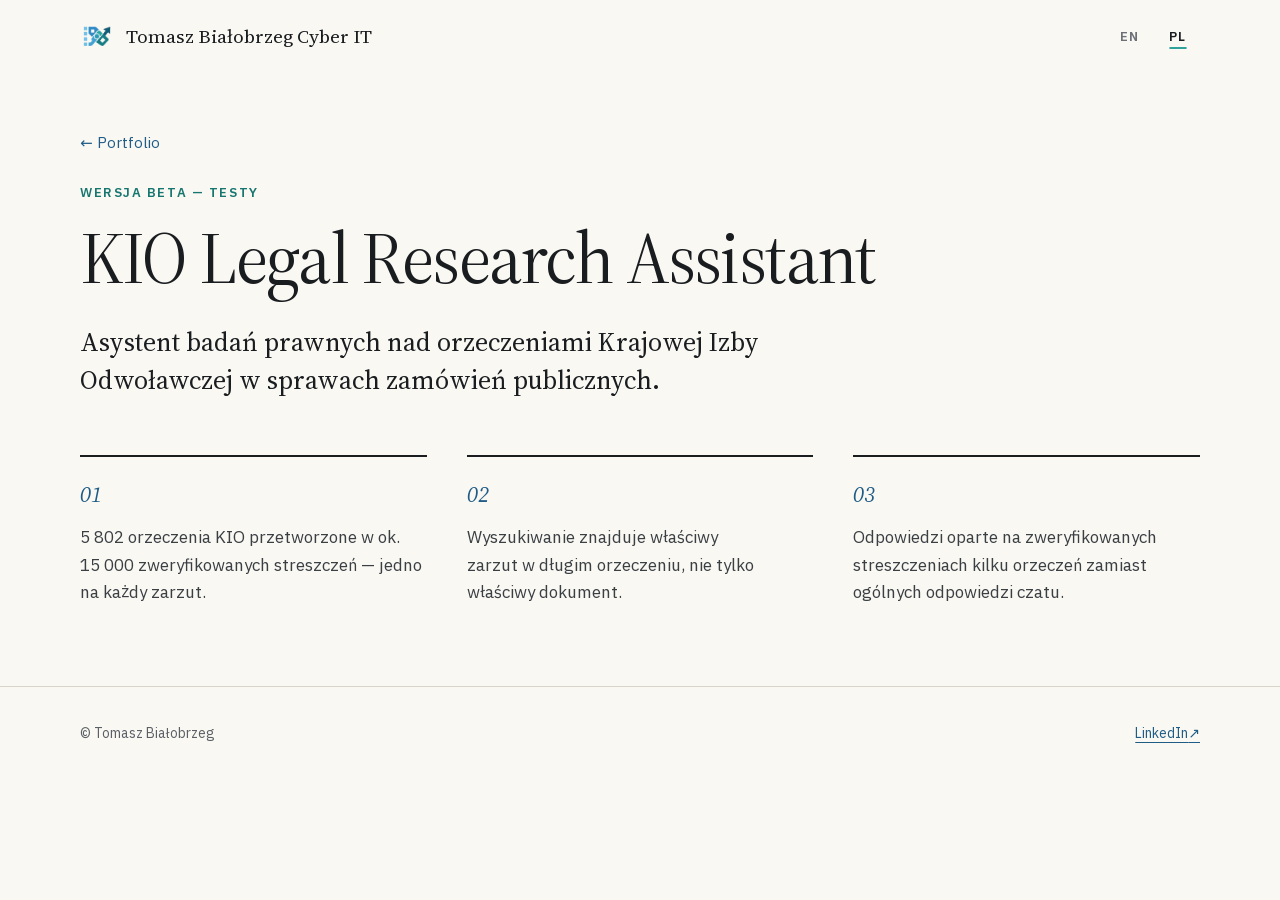
<file: pl/kio/index.html>
<!doctype html>
<html lang="pl">
<head>
<meta charset="utf-8">
<meta name="viewport" content="width=device-width, initial-scale=1">
<title>KIO Legal Research Assistant — Tomasz Białobrzeg</title>
<meta name="description" content="Asystent badań prawnych nad orzeczeniami Krajowej Izby Odwoławczej w sprawach zamówień publicznych.">
<link rel="canonical" href="https://bialobrzeg.pl/pl/kio/">
<link rel="alternate" hreflang="en" href="https://bialobrzeg.pl/kio/">
<link rel="alternate" hreflang="pl" href="https://bialobrzeg.pl/pl/kio/">
<link rel="alternate" hreflang="x-default" href="https://bialobrzeg.pl/kio/">
<meta property="og:title" content="KIO Legal Research Assistant — Tomasz Białobrzeg">
<meta property="og:description" content="Asystent badań prawnych nad orzeczeniami Krajowej Izby Odwoławczej w sprawach zamówień publicznych.">
<meta property="og:url" content="https://bialobrzeg.pl/pl/kio/">
<meta property="og:type" content="website">
<meta property="og:image" content="https://bialobrzeg.pl/assets/tomasz-400.jpg">
<meta property="og:image:width" content="400">
<meta property="og:image:height" content="400">
<meta property="og:image:alt" content="Portret Tomasza Białobrzega">
<meta property="og:locale" content="pl_PL">
<meta property="og:locale:alternate" content="en_US">
<meta property="og:site_name" content="Tomasz Białobrzeg">
<meta name="twitter:card" content="summary">
<meta name="twitter:title" content="KIO Legal Research Assistant — Tomasz Białobrzeg">
<meta name="twitter:description" content="Asystent badań prawnych nad orzeczeniami Krajowej Izby Odwoławczej w sprawach zamówień publicznych.">
<meta name="twitter:image" content="https://bialobrzeg.pl/assets/tomasz-400.jpg">
<meta name="twitter:image:alt" content="Portret Tomasza Białobrzega">
<link rel="icon" type="image/png" href="/assets/favicon.png">
<link rel="stylesheet" href="/assets/site.css">
<script type="application/ld+json">{"@context":"https://schema.org","@graph":[{"@type":"SoftwareApplication","name":"KIO Legal Research Assistant","description":"Asystent badań prawnych nad orzeczeniami Krajowej Izby Odwoławczej w sprawach zamówień publicznych.","url":"https://bialobrzeg.pl/pl/kio/","operatingSystem":"MCP · Open WebUI","inLanguage":"pl","author":{"@type":"Person","name":"Tomasz Białobrzeg","url":"https://bialobrzeg.pl/pl/"}},{"@type":"BreadcrumbList","itemListElement":[{"@type":"ListItem","position":1,"name":"Tomasz Białobrzeg","item":"https://bialobrzeg.pl/pl/"},{"@type":"ListItem","position":2,"name":"KIO Legal Research Assistant","item":"https://bialobrzeg.pl/pl/kio/"}]}]}</script>
</head>
<body>
<div class="frame"><div class="column"><header class="top gutter"><span class="brand"><img src="/assets/logos/cyber-it.png" alt="" width="34" height="28"><span>Tomasz Białobrzeg Cyber IT</span></span><nav class="langs"><a href="/kio/" lang="en" hreflang="en">EN</a><a href="/pl/kio/" lang="pl" hreflang="pl" aria-current="page">PL</a></nav></header><main class="landing gutter"><div class="landing-head"><a class="back" href="/pl/">← Portfolio</a><p class="landing-status">Wersja beta — testy</p><h1 class="landing-title">KIO Legal Research Assistant</h1><p class="landing-lead">Asystent badań prawnych nad orzeczeniami Krajowej Izby Odwoławczej w sprawach zamówień publicznych.</p></div><ol class="points"><li>5 802 orzeczenia KIO przetworzone w ok. 15 000 zweryfikowanych streszczeń — jedno na każdy zarzut.</li><li>Wyszukiwanie znajduje właściwy zarzut w długim orzeczeniu, nie tylko właściwy dokument.</li><li>Odpowiedzi oparte na zweryfikowanych streszczeniach kilku orzeczeń zamiast ogólnych odpowiedzi czatu.</li></ol></main><footer class="bottom gutter"><p>© Tomasz Białobrzeg</p><a class="textlink" href="https://www.linkedin.com/in/bialobrzeg" target="_blank" rel="noopener">LinkedIn <span aria-hidden="true">↗</span><span class="visually-hidden"> (otwiera się w nowej karcie)</span></a></footer></div></div>
</body>
</html>
</file>
<file: assets/site.css>
@font-face{font-family:'IBM Plex Mono';font-style:normal;font-weight:400;font-display:swap;src:url(fonts/IBMPlexMono-normal-latin-ext.woff2) format('woff2');unicode-range:U+0100-02BA, U+02BD-02C5, U+02C7-02CC, U+02CE-02D7, U+02DD-02FF, U+0304, U+0308, U+0329, U+1D00-1DBF, U+1E00-1E9F, U+1EF2-1EFF, U+2020, U+20A0-20AB, U+20AD-20C4, U+2113, U+2C60-2C7F, U+A720-A7FF}
@font-face{font-family:'IBM Plex Mono';font-style:normal;font-weight:400;font-display:swap;src:url(fonts/IBMPlexMono-normal-latin.woff2) format('woff2');unicode-range:U+0000-00FF, U+0131, U+0152-0153, U+02BB-02BC, U+02C6, U+02DA, U+02DC, U+0304, U+0308, U+0329, U+2000-206F, U+20AC, U+2122, U+2191, U+2193, U+2212, U+2215, U+FEFF, U+FFFD}
@font-face{font-family:'IBM Plex Sans';font-style:normal;font-weight:400;font-display:swap;src:url(fonts/IBMPlexSans-normal-latin-ext.woff2) format('woff2');unicode-range:U+0100-02BA, U+02BD-02C5, U+02C7-02CC, U+02CE-02D7, U+02DD-02FF, U+0304, U+0308, U+0329, U+1D00-1DBF, U+1E00-1E9F, U+1EF2-1EFF, U+2020, U+20A0-20AB, U+20AD-20C4, U+2113, U+2C60-2C7F, U+A720-A7FF}
@font-face{font-family:'IBM Plex Sans';font-style:normal;font-weight:400;font-display:swap;src:url(fonts/IBMPlexSans-normal-latin.woff2) format('woff2');unicode-range:U+0000-00FF, U+0131, U+0152-0153, U+02BB-02BC, U+02C6, U+02DA, U+02DC, U+0304, U+0308, U+0329, U+2000-206F, U+20AC, U+2122, U+2191, U+2193, U+2212, U+2215, U+FEFF, U+FFFD}
@font-face{font-family:'IBM Plex Sans';font-style:normal;font-weight:500;font-display:swap;src:url(fonts/IBMPlexSans-normal-latin-ext.woff2) format('woff2');unicode-range:U+0100-02BA, U+02BD-02C5, U+02C7-02CC, U+02CE-02D7, U+02DD-02FF, U+0304, U+0308, U+0329, U+1D00-1DBF, U+1E00-1E9F, U+1EF2-1EFF, U+2020, U+20A0-20AB, U+20AD-20C4, U+2113, U+2C60-2C7F, U+A720-A7FF}
@font-face{font-family:'IBM Plex Sans';font-style:normal;font-weight:500;font-display:swap;src:url(fonts/IBMPlexSans-normal-latin.woff2) format('woff2');unicode-range:U+0000-00FF, U+0131, U+0152-0153, U+02BB-02BC, U+02C6, U+02DA, U+02DC, U+0304, U+0308, U+0329, U+2000-206F, U+20AC, U+2122, U+2191, U+2193, U+2212, U+2215, U+FEFF, U+FFFD}
@font-face{font-family:'IBM Plex Sans';font-style:normal;font-weight:600;font-display:swap;src:url(fonts/IBMPlexSans-normal-latin-ext.woff2) format('woff2');unicode-range:U+0100-02BA, U+02BD-02C5, U+02C7-02CC, U+02CE-02D7, U+02DD-02FF, U+0304, U+0308, U+0329, U+1D00-1DBF, U+1E00-1E9F, U+1EF2-1EFF, U+2020, U+20A0-20AB, U+20AD-20C4, U+2113, U+2C60-2C7F, U+A720-A7FF}
@font-face{font-family:'IBM Plex Sans';font-style:normal;font-weight:600;font-display:swap;src:url(fonts/IBMPlexSans-normal-latin.woff2) format('woff2');unicode-range:U+0000-00FF, U+0131, U+0152-0153, U+02BB-02BC, U+02C6, U+02DA, U+02DC, U+0304, U+0308, U+0329, U+2000-206F, U+20AC, U+2122, U+2191, U+2193, U+2212, U+2215, U+FEFF, U+FFFD}
@font-face{font-family:'Source Serif 4';font-style:italic;font-weight:400;font-display:swap;src:url(fonts/SourceSerif4-italic-latin-ext.woff2) format('woff2');unicode-range:U+0100-02BA, U+02BD-02C5, U+02C7-02CC, U+02CE-02D7, U+02DD-02FF, U+0304, U+0308, U+0329, U+1D00-1DBF, U+1E00-1E9F, U+1EF2-1EFF, U+2020, U+20A0-20AB, U+20AD-20C4, U+2113, U+2C60-2C7F, U+A720-A7FF}
@font-face{font-family:'Source Serif 4';font-style:italic;font-weight:400;font-display:swap;src:url(fonts/SourceSerif4-italic-latin.woff2) format('woff2');unicode-range:U+0000-00FF, U+0131, U+0152-0153, U+02BB-02BC, U+02C6, U+02DA, U+02DC, U+0304, U+0308, U+0329, U+2000-206F, U+20AC, U+2122, U+2191, U+2193, U+2212, U+2215, U+FEFF, U+FFFD}
@font-face{font-family:'Source Serif 4';font-style:normal;font-weight:400;font-display:swap;src:url(fonts/SourceSerif4-normal-latin-ext.woff2) format('woff2');unicode-range:U+0100-02BA, U+02BD-02C5, U+02C7-02CC, U+02CE-02D7, U+02DD-02FF, U+0304, U+0308, U+0329, U+1D00-1DBF, U+1E00-1E9F, U+1EF2-1EFF, U+2020, U+20A0-20AB, U+20AD-20C4, U+2113, U+2C60-2C7F, U+A720-A7FF}
@font-face{font-family:'Source Serif 4';font-style:normal;font-weight:400;font-display:swap;src:url(fonts/SourceSerif4-normal-latin.woff2) format('woff2');unicode-range:U+0000-00FF, U+0131, U+0152-0153, U+02BB-02BC, U+02C6, U+02DA, U+02DC, U+0304, U+0308, U+0329, U+2000-206F, U+20AC, U+2122, U+2191, U+2193, U+2212, U+2215, U+FEFF, U+FFFD}
@font-face{font-family:'Source Serif 4';font-style:normal;font-weight:500;font-display:swap;src:url(fonts/SourceSerif4-normal-latin-ext.woff2) format('woff2');unicode-range:U+0100-02BA, U+02BD-02C5, U+02C7-02CC, U+02CE-02D7, U+02DD-02FF, U+0304, U+0308, U+0329, U+1D00-1DBF, U+1E00-1E9F, U+1EF2-1EFF, U+2020, U+20A0-20AB, U+20AD-20C4, U+2113, U+2C60-2C7F, U+A720-A7FF}
@font-face{font-family:'Source Serif 4';font-style:normal;font-weight:500;font-display:swap;src:url(fonts/SourceSerif4-normal-latin.woff2) format('woff2');unicode-range:U+0000-00FF, U+0131, U+0152-0153, U+02BB-02BC, U+02C6, U+02DA, U+02DC, U+0304, U+0308, U+0329, U+2000-206F, U+20AC, U+2122, U+2191, U+2193, U+2212, U+2215, U+FEFF, U+FFFD}
:root{--paper:#faf8f3;--ink:#1a1d20;--text:#3a3f44;--meta:#5a6066;--muted:#6b7177;--rule:#d9d4c8;--rule-soft:#e4dfd4;--navy:#1f5c86;--navy-dark:#174a6d;--teal:#2fa39b;--teal-dark:#17766f;--serif:'Source Serif 4',Georgia,serif;--sans:'IBM Plex Sans',system-ui,sans-serif;--mono:'IBM Plex Mono',ui-monospace,monospace}
*{box-sizing:border-box}
html,body{margin:0}
body{background:var(--paper);color:var(--ink);font-family:var(--sans);-webkit-font-smoothing:antialiased}
a{color:var(--navy)}
a:hover{color:var(--navy-dark)}
:focus-visible{outline:2px solid var(--teal);outline-offset:3px}
.visually-hidden{position:absolute;width:1px;height:1px;overflow:hidden;clip:rect(0 0 0 0);white-space:nowrap}
.frame{container-type:inline-size;overflow-x:hidden;background:var(--paper)}
.column{max-width:1280px;margin:0 auto}
.gutter{padding-left:80px;padding-right:80px}

.top{display:flex;align-items:center;justify-content:space-between;gap:12px;min-height:72px}
.brand{display:flex;align-items:center;gap:12px;min-width:0}
.brand img{width:34px;height:28px;object-fit:contain;flex:none;display:block}
.brand span{font-family:var(--serif);font-size:19px;line-height:1.2}
.langs{display:flex;gap:4px;font-size:13px;font-weight:600;letter-spacing:.08em;flex:none}
.langs a{display:flex;align-items:center;justify-content:center;min-width:44px;height:44px;color:var(--muted);text-decoration:none;transition:color .2s}
.langs a:hover{color:var(--navy)}
.langs a[aria-current=page]{color:var(--ink);text-decoration:underline;text-underline-offset:6px;text-decoration-thickness:2px;text-decoration-color:var(--teal)}
.langs a:focus-visible{outline-offset:-2px}

.hero{display:grid;grid-template-columns:240px minmax(0,1fr);gap:64px;align-items:center;padding-top:80px;padding-bottom:96px}
.hero img{width:240px;height:240px;border-radius:50%;object-fit:cover;display:block;background:var(--rule)}
.hero-text{display:flex;flex-direction:column;gap:20px;align-items:flex-start;min-width:0}
.name{margin:0;font-family:var(--serif);font-weight:400;font-size:88px;line-height:1;letter-spacing:-.025em}
.headline{margin:0;align-self:stretch;font-size:15px;font-weight:600;letter-spacing:.12em;text-transform:uppercase;color:var(--navy);line-height:1.5}
.headline .sep{white-space:pre}
.hero-actions{display:flex;flex-wrap:wrap;align-items:center;gap:16px 28px;margin-top:8px}
.place{font-size:15px;color:var(--meta)}
.button{display:inline-flex;align-items:center;justify-content:center;gap:10px;height:48px;padding:0 24px;border-radius:999px;background:var(--navy);color:#fff;font-size:16px;font-weight:500;text-decoration:none;transition:background .2s}
.button:hover{background:var(--navy-dark);color:#fff}

.block{display:grid;grid-template-columns:240px minmax(0,1fr);gap:20px 64px;padding-top:72px;padding-bottom:72px;border-top:1px solid var(--rule)}
.block-title{margin:0;font-family:var(--serif);font-size:22px;font-weight:400;font-style:italic;color:var(--navy)}
.about{display:flex;flex-direction:column;gap:22px;max-width:780px}
.lede{margin:0;font-family:var(--serif);font-size:26px;line-height:1.45;text-wrap:pretty}
.para{margin:0;font-size:17px;line-height:1.7;color:var(--text);text-wrap:pretty}

.apps{display:grid;grid-template-columns:repeat(2,minmax(0,1fr));column-gap:48px}
.app{display:flex;flex-direction:column;gap:10px;padding:28px 0 36px;border-top:2px solid var(--ink);color:var(--ink);text-decoration:none;transition:color .2s,border-color .2s}
.app:hover{color:var(--navy);border-top-color:var(--teal)}
.app:focus-visible{outline-offset:4px}
.app-meta{display:flex;flex-wrap:wrap;align-items:center;gap:4px 12px;font-size:12px;font-weight:600;letter-spacing:.1em;text-transform:uppercase;color:var(--meta)}
.app-status{color:var(--teal-dark)}
.app-lang{padding:1px 6px;border:1px solid #8a8f94;border-radius:3px;letter-spacing:.06em}
.app-name{margin:0;font-family:var(--serif);font-size:34px;line-height:1.1;font-weight:500;letter-spacing:-.015em}
.app-arrow{font-family:var(--sans);font-size:22px;color:var(--navy)}
.app-text{margin:0;font-size:16px;line-height:1.6;color:var(--text);text-wrap:pretty}

.jobs{display:flex;flex-direction:column;min-width:0}
.job{display:grid;grid-template-columns:200px minmax(0,1fr);gap:12px 32px;padding:32px 0;border-bottom:1px solid var(--rule)}
.job:first-child{padding-top:4px}
.job-side{display:flex;flex-direction:column;gap:14px;align-items:flex-start}
.job-years{font-family:var(--serif);font-size:24px;line-height:1.2;color:var(--meta)}
.job-logo{height:40px;display:flex;align-items:center}
.job-logo img{display:block;width:auto;max-width:120px}
.job-main{min-width:0}
.job-company{margin:0;font-size:19px;font-weight:600;line-height:1.3}
.job-role{margin:4px 0 0;font-size:15px;line-height:1.45;color:var(--navy)}
.job-intro{margin:12px 0 0;font-size:16px;line-height:1.65;color:var(--text);text-wrap:pretty}
.job-points{list-style:none;margin:12px 0 0;padding:0;display:flex;flex-direction:column;gap:8px}
.job-points li{display:grid;grid-template-columns:18px minmax(0,1fr);font-size:15px;line-height:1.6;color:var(--text);text-wrap:pretty}
.job-points li::before{content:"\2014";color:var(--teal)}
.projects{list-style:none;margin:14px 0 0;padding:0;border-top:1px solid var(--rule-soft)}
.projects li{display:flex;flex-direction:column;gap:4px;padding:14px 0;border-bottom:1px solid var(--rule-soft)}
.project-head{display:flex;flex-wrap:wrap;align-items:baseline;gap:4px 12px}
.project-name{margin:0;font-family:var(--serif);font-size:19px;font-weight:500}
.project-years{font-family:var(--mono);font-size:12px;color:var(--meta)}
.project-text{margin:0;font-size:15px;line-height:1.6;color:var(--text);text-wrap:pretty}
.tech{margin:12px 0 0;font-family:var(--mono);font-size:12px;line-height:1.6;color:var(--meta)}

.bottom{display:flex;flex-wrap:wrap;justify-content:space-between;align-items:center;gap:12px;padding-top:24px;padding-bottom:24px;border-top:1px solid var(--rule);font-size:14px;color:var(--meta)}
.bottom p{margin:0}
.textlink{display:inline-flex;align-items:center;min-height:44px;color:var(--navy);text-decoration:underline;text-underline-offset:4px;text-decoration-thickness:1px;transition:color .2s}
.textlink:hover{color:var(--navy-dark);text-decoration-thickness:2px}

.landing{padding-top:48px;padding-bottom:80px;display:flex;flex-direction:column;gap:56px}
.landing-head{display:flex;flex-direction:column;gap:20px;align-items:flex-start;max-width:900px}
.back{display:inline-flex;align-items:center;min-height:44px;font-size:15px;color:var(--navy);text-decoration:none;transition:color .2s}
.back:hover{color:var(--navy-dark);text-decoration:underline;text-underline-offset:4px}
.landing-status{margin:0;font-size:13px;font-weight:600;letter-spacing:.12em;text-transform:uppercase;color:var(--teal-dark)}
.landing-title{margin:0;font-family:var(--serif);font-size:72px;line-height:1.04;font-weight:400;letter-spacing:-.025em;text-wrap:balance}
.landing-lead{margin:8px 0 0;font-family:var(--serif);font-size:26px;line-height:1.45;max-width:780px;text-wrap:pretty}
.points{list-style:none;margin:0;padding:0;display:grid;grid-template-columns:repeat(3,minmax(0,1fr));gap:40px;counter-reset:pt}
.points li{display:flex;flex-direction:column;gap:12px;padding-top:20px;border-top:2px solid var(--ink);font-size:17px;line-height:1.6;color:var(--text);text-wrap:pretty;counter-increment:pt}
.points li::before{content:counter(pt,decimal-leading-zero);font-family:var(--serif);font-style:italic;font-size:22px;color:var(--navy)}

@container (max-width:1100px){
  .gutter{padding-left:48px;padding-right:48px}
  .name{font-size:72px}
  .block{grid-template-columns:1fr}
  .points{grid-template-columns:1fr;gap:24px}
}
@container (max-width:720px){
  .gutter{padding-left:20px;padding-right:20px}
  .top{min-height:64px;padding-right:8px}
  .brand{gap:8px}
  .brand img{width:29px;height:24px}
  .brand span{font-size:15px}
  .langs{gap:0}
  .hero{grid-template-columns:1fr;gap:16px;padding-top:32px;padding-bottom:48px}
  .hero img{width:112px;height:112px}
  .hero-text{gap:14px}
  .name{font-size:44px;line-height:1.02;letter-spacing:-.02em}
  .headline{font-size:13px}
  .headline .sep{display:none}
  .headline .part{display:block}
  .hero-actions{flex-direction:column;align-items:stretch;width:100%;gap:16px;margin-top:4px}
  .place{order:-1}
  .button{width:100%;height:52px}
  .block{padding-top:48px;padding-bottom:48px}
  .lede{font-size:21px}
  .para{font-size:16px}
  .apps{grid-template-columns:1fr}
  .app{padding:22px 0 28px}
  .app-name{font-size:28px}
  .app-arrow{font-size:19px}
  .job{grid-template-columns:1fr;gap:10px;padding:28px 0}
  .job-side{flex-direction:row;align-items:center;justify-content:space-between;width:100%}
  .job-years{font-size:21px}
  .job-logo{height:36px}
  .job-company{font-size:18px}
  .landing{padding-top:16px;padding-bottom:48px;gap:32px}
  .landing-head{gap:14px}
  .landing-title{font-size:40px;line-height:1.06}
  .landing-lead{font-size:20px}
  .points li{font-size:16px;padding-top:16px;gap:8px}
  .points li::before{font-size:20px}
}
</file>
